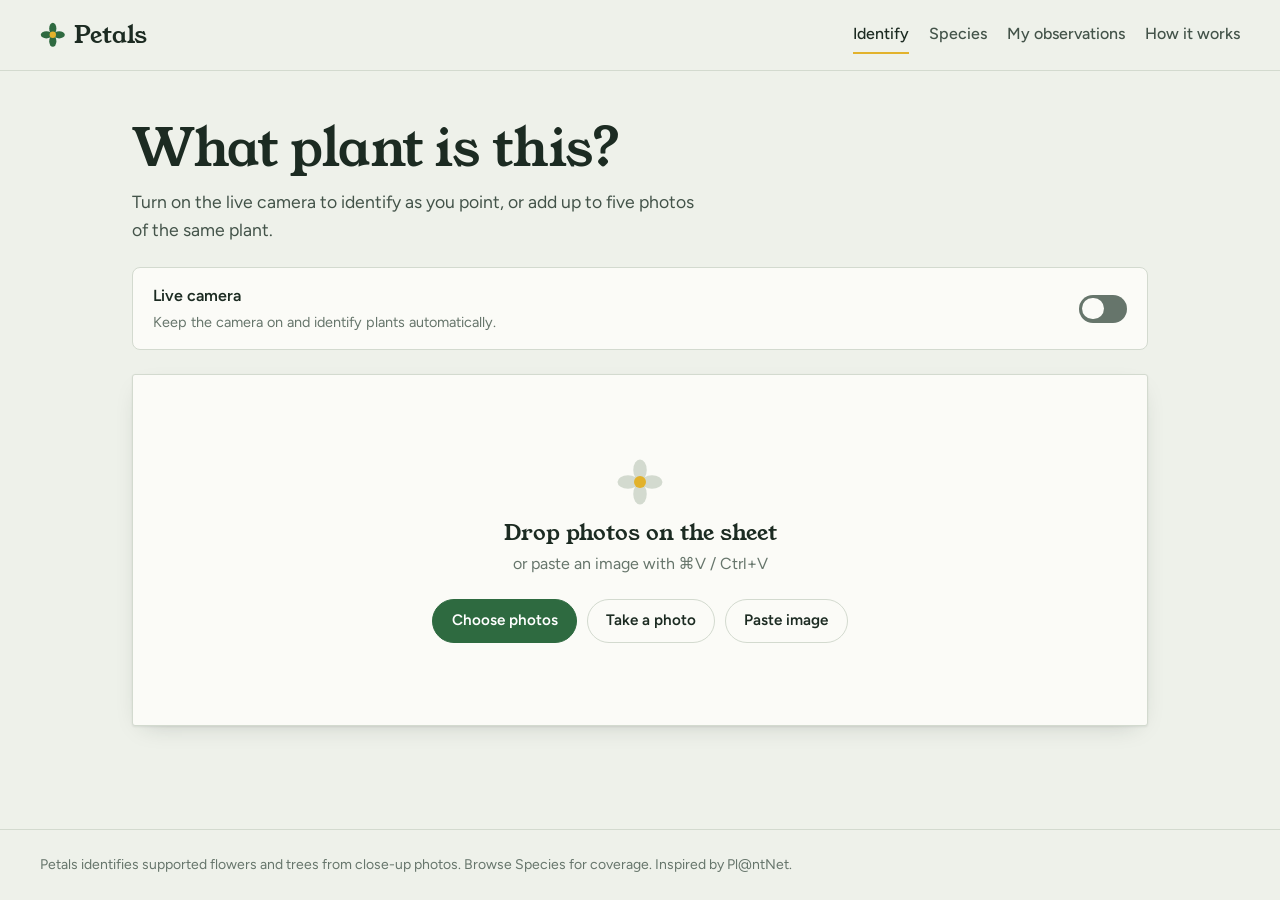
<file: site/index.html>
<!doctype html>
<html lang="en" data-mode="static">
<head>
  <meta charset="utf-8">
  <meta name="viewport" content="width=device-width, initial-scale=1">
  <title>Petals</title>
  <meta name="description" content="Identify flowers and trees from photos or a live camera feed. Explore species guides, see confidence scores, and save your observations with Petals.">
  <link rel="icon" href="favicon.svg" type="image/svg+xml">
  <link rel="preconnect" href="https://fonts.googleapis.com">
  <link rel="preconnect" href="https://fonts.gstatic.com" crossorigin>
  <link href="https://fonts.googleapis.com/css2?family=Figtree:wght@400;500;600&family=Young+Serif&display=swap" rel="stylesheet">
  <link rel="stylesheet" href="styles.css">
</head>
<body>
  <header class="masthead">
    <a class="brand" href="#/">
      <svg class="brand-mark" viewBox="0 0 32 32" aria-hidden="true"><use href="#petal-mark"/></svg>
      Petals
    </a>
    <nav aria-label="Main">
      <a href="#/" data-route="identify">Identify</a>
      <a href="#/species" data-route="species">Species</a>
      <a href="#/observations" data-route="observations">My observations</a>
      <a href="#/how" data-route="how">How it works</a>
    </nav>
  </header>

  <div id="model-banner" class="banner" hidden>
    No trained model yet. Run <code>python training/train.py</code>, then restart the server.
    You can still browse species and read how it works.
  </div>

  <main id="view" tabindex="-1"></main>

  <footer class="colophon">
    Petals identifies supported flowers and trees from close-up photos. Browse Species for coverage.
    Inspired by Pl@ntNet.
  </footer>

  <svg width="0" height="0" style="position:absolute" aria-hidden="true">
    <symbol id="petal-mark" viewBox="0 0 32 32">
      <g fill="currentColor">
        <ellipse cx="16" cy="8" rx="4.5" ry="7"/>
        <ellipse cx="16" cy="24" rx="4.5" ry="7"/>
        <ellipse cx="8" cy="16" rx="7" ry="4.5"/>
        <ellipse cx="24" cy="16" rx="7" ry="4.5"/>
      </g>
      <circle cx="16" cy="16" r="4" fill="var(--pollen)"/>
    </symbol>
  </svg>

  <template id="tpl-identify">
    <section class="identify">
      <div class="intro">
        <h1>What plant is this?</h1>
        <p>Turn on the live camera to identify as you point, or add up to five photos of the same plant.</p>
      </div>
      <label class="live-toggle" for="live-camera">
        <span><strong>Live camera</strong><span id="live-camera-hint">Keep the camera on and identify plants automatically.</span></span>
        <input type="checkbox" id="live-camera" role="switch" aria-label="Live camera" aria-describedby="live-camera-hint" aria-controls="live-panel">
        <span class="switch-track" aria-hidden="true"></span>
      </label>
      <div class="sheet live-panel" id="live-panel" hidden>
        <video id="live-video" autoplay muted playsinline aria-label="Live camera preview"></video>
        <div class="live-details">
          <p class="live-status" id="live-status" role="status">Starting camera…</p>
          <div class="live-result" id="live-result" aria-live="polite" aria-atomic="true" hidden>
            <p class="live-determination" id="live-determination"></p>
            <h2 id="live-name"></h2>
            <p class="sci" id="live-scientific"></p>
            <p>Confidence <strong id="live-score"></strong></p>
          </div>
          <button class="btn primary" id="live-use" type="button" disabled>View &amp; save result</button>
          <p class="fineprint">Point at a well-lit flower or a single leaf. The match updates while the switch is on.</p>
        </div>
      </div>
      <div class="sheet drop" id="drop">
        <input type="file" id="file" accept="image/*" multiple hidden>
        <input type="file" id="camera" accept="image/*" capture="environment" hidden>
        <div class="drop-empty">
          <svg class="drop-mark" viewBox="0 0 32 32" aria-hidden="true"><use href="#petal-mark"/></svg>
          <p class="drop-title">Drop photos on the sheet</p>
          <p class="drop-hint">or paste an image with ⌘V / Ctrl+V</p>
          <div class="drop-actions">
            <button class="btn primary" type="button" data-pick="file">Choose photos</button>
            <button class="btn" type="button" data-pick="camera">Take a photo</button>
            <button class="btn" type="button" data-paste>Paste image</button>
          </div>
        </div>
        <ul class="thumbs" id="thumbs" aria-label="Selected photos"></ul>
      </div>
      <div class="identify-actions" id="identify-actions" hidden>
        <button class="btn primary" id="go" type="button">Identify</button>
        <button class="btn quiet" id="add-more" type="button">Add another photo</button>
        <button class="btn quiet" type="button" data-paste>Paste image</button>
        <button class="btn quiet" id="clear" type="button">Clear</button>
      </div>
      <div class="identify-loading" id="identify-loading" hidden>
        <p role="status">Identifying your plant…</p>
        <div class="identify-progress" role="progressbar" aria-label="Identifying your plant">
          <span></span>
        </div>
      </div>
      <p class="error" id="error" role="alert"></p>
    </section>
  </template>

  <template id="tpl-result">
    <section class="result">
      <div class="specimen">
        <div class="sheet mounted">
          <figure class="mount">
            <img id="hero" alt="">
            <span class="tape tl"></span><span class="tape br"></span>
          </figure>
          <ul class="mini" id="mini" aria-label="Other photos"></ul>
        </div>
        <aside class="slip" id="slip" aria-live="polite"></aside>
      </div>
      <div class="ranking">
        <h2>All matches</h2>
        <ol class="bars" id="bars"></ol>
        <p class="fineprint">Scores are averaged across your photos. Use a flower close-up or a single tree leaf against a plain background. Unsupported plants can still receive high scores; check the species guide.</p>
      </div>
      <form class="save" id="save-form">
        <h2>Save this observation</h2>
        <label>Where did you see it? <span class="optional">(optional)</span>
          <input name="place" maxlength="120" placeholder="e.g. Golden Gate Park, by the pond">
        </label>
        <label>Notes <span class="optional">(optional)</span>
          <textarea name="note" rows="2" maxlength="500" placeholder="Colour, height, smell…"></textarea>
        </label>
        <div class="form-actions">
          <button class="btn primary" type="submit">Save observation</button>
          <a class="btn quiet" href="#/">Identify another plant</a>
        </div>
        <p class="status" id="save-status" role="status"></p>
      </form>
    </section>
  </template>

  <script src="app.js" type="module"></script>
</body>
</html>
</file>
<file: site/styles.css>
:root {
  --paper: #eef1ea;
  --sheet: #fbfbf7;
  --ink: #1c2b22;
  --ink-2: #435349;
  --muted: #66756b;
  --rule: #d3dacf;
  --leaf: #2e6a40;
  --leaf-hover: #24563a;
  --on-leaf: #ffffff;
  --pollen: #e2b22c;
  --slip: #fffcef;
  --slip-rule: #c9c1a0;
  --tape: rgba(222, 208, 160, 0.72);
  --danger: #a8322d;
  --series-train: #1f7a3e;
  --series-val: #b07806;
  --shadow: 0 1px 2px rgba(28, 43, 34, 0.08), 0 8px 24px -12px rgba(28, 43, 34, 0.25);
  --serif: "Young Serif", Georgia, serif;
  --sans: "Figtree", system-ui, sans-serif;
  color-scheme: light;
}

@media (prefers-color-scheme: dark) {
  :root:not([data-theme="light"]) {
    --paper: #111914;
    --sheet: #18221c;
    --ink: #e4ebe3;
    --ink-2: #b4c1b7;
    --muted: #8d9b91;
    --rule: #2d3b32;
    --leaf: #7cc08f;
    --leaf-hover: #95d2a6;
    --on-leaf: #0f1a13;
    --pollen: #e8be45;
    --slip: #1f2a23;
    --slip-rule: #4a5640;
    --tape: rgba(150, 140, 100, 0.45);
    --danger: #f08a80;
  --series-train: #45a86a;
  --series-val: #c07a20;
    --shadow: 0 1px 2px rgba(0, 0, 0, 0.4), 0 10px 28px -12px rgba(0, 0, 0, 0.7);
    color-scheme: dark;
  }
}
:root[data-theme="dark"] {
  --paper: #111914;
  --sheet: #18221c;
  --ink: #e4ebe3;
  --ink-2: #b4c1b7;
  --muted: #8d9b91;
  --rule: #2d3b32;
  --leaf: #7cc08f;
  --leaf-hover: #95d2a6;
  --on-leaf: #0f1a13;
  --pollen: #e8be45;
  --slip: #1f2a23;
  --slip-rule: #4a5640;
  --tape: rgba(150, 140, 100, 0.45);
  --danger: #f08a80;
  --series-train: #45a86a;
  --series-val: #c07a20;
  --shadow: 0 1px 2px rgba(0, 0, 0, 0.4), 0 10px 28px -12px rgba(0, 0, 0, 0.7);
  color-scheme: dark;
}

* { box-sizing: border-box; }
[hidden] { display: none !important; }

body {
  margin: 0;
  background: var(--paper);
  color: var(--ink);
  font: 400 1rem/1.55 var(--sans);
  -webkit-font-smoothing: antialiased;
  min-height: 100vh;
  display: flex;
  flex-direction: column;
}

h1, h2, h3 { font-family: var(--serif); font-weight: 400; line-height: 1.15; margin: 0; }
h1 { font-size: clamp(2rem, 1.4rem + 2.6vw, 3.25rem); letter-spacing: -0.01em; }
h2 { font-size: 1.5rem; }
h3 { font-size: 1.2rem; }
p { margin: 0; }
a { color: var(--leaf); }
img { max-width: 100%; display: block; }
code { font-size: 0.9em; background: var(--sheet); padding: 0.1em 0.35em; border-radius: 4px; border: 1px solid var(--rule); }

:focus-visible { outline: 2px solid var(--leaf); outline-offset: 2px; }

/* Masthead */
.masthead {
  display: flex;
  align-items: center;
  justify-content: space-between;
  flex-wrap: wrap;
  gap: 0.75rem 2rem;
  padding: 1rem clamp(1rem, 4vw, 2.5rem);
  border-bottom: 1px solid var(--rule);
}
.brand {
  display: inline-flex;
  align-items: center;
  gap: 0.5rem;
  font: 400 1.5rem/1 var(--serif);
  color: var(--ink);
  text-decoration: none;
}
.brand-mark { width: 1.6rem; height: 1.6rem; color: var(--leaf); }
nav { display: flex; flex-wrap: wrap; gap: 0.25rem 1.25rem; }
nav a {
  color: var(--ink-2);
  text-decoration: none;
  font-weight: 500;
  padding: 0.35rem 0;
  border-bottom: 2px solid transparent;
}
nav a:hover { color: var(--ink); }
nav a[aria-current="page"] { color: var(--ink); border-bottom-color: var(--pollen); }

.banner {
  margin: 1rem auto 0;
  width: calc(min(1080px, 100%) - 2 * clamp(1rem, 4vw, 2rem));
  padding: 0.75rem 1rem;
  border: 1px solid var(--slip-rule);
  background: var(--slip);
  border-radius: 6px;
  color: var(--ink-2);
}

main {
  flex: 1;
  width: min(1080px, 100%);
  margin: 0 auto;
  padding: clamp(1.5rem, 4vw, 3rem) clamp(1rem, 4vw, 2rem) 4rem;
}
main:focus { outline: none; }

.colophon {
  padding: 1.5rem clamp(1rem, 4vw, 2.5rem);
  border-top: 1px solid var(--rule);
  color: var(--muted);
  font-size: 0.875rem;
}

/* Buttons */
.btn {
  display: inline-flex;
  align-items: center;
  justify-content: center;
  gap: 0.4rem;
  min-height: 2.75rem;
  padding: 0.6rem 1.15rem;
  border-radius: 999px;
  border: 1px solid var(--rule);
  background: var(--sheet);
  color: var(--ink);
  font: 600 0.95rem/1 var(--sans);
  text-decoration: none;
  cursor: pointer;
}
.btn:hover { border-color: var(--ink-2); }
.btn.primary { background: var(--leaf); border-color: var(--leaf); color: var(--on-leaf); }
.btn.primary:hover { background: var(--leaf-hover); border-color: var(--leaf-hover); }
.btn.quiet { background: transparent; border-color: transparent; color: var(--ink-2); }
.btn.quiet:hover { color: var(--ink); text-decoration: underline; }
.btn[disabled] { opacity: 0.55; cursor: progress; }

/* The specimen sheet: the app's one memorable object */
.sheet {
  background: var(--sheet);
  border: 1px solid var(--rule);
  border-radius: 3px;
  box-shadow: var(--shadow);
  position: relative;
}

/* Identify */
.identify { display: grid; gap: 1.5rem; }
.intro { display: grid; gap: 0.6rem; max-width: 36rem; }
.intro p { color: var(--ink-2); font-size: 1.1rem; }

.drop {
  min-height: 22rem;
  display: grid;
  place-items: center;
  padding: 2rem 1.25rem;
  transition: border-color 0.15s, background-color 0.15s;
}
.drop.over { border-color: var(--leaf); background: color-mix(in srgb, var(--sheet) 88%, var(--leaf)); }
.drop.has-photos .drop-empty { display: none; }
.drop-empty { display: grid; justify-items: center; gap: 0.35rem; text-align: center; }
.drop-mark { width: 3rem; height: 3rem; color: var(--rule); margin-bottom: 0.5rem; }
.drop-title { font: 400 1.4rem/1.2 var(--serif); }
.drop-hint { color: var(--muted); }
.drop-actions { display: flex; flex-wrap: wrap; justify-content: center; gap: 0.6rem; margin-top: 1rem; }

.thumbs {
  list-style: none;
  margin: 0;
  padding: 0;
  display: flex;
  flex-wrap: wrap;
  justify-content: center;
  gap: 1.25rem;
}
.thumbs:empty { display: none; }
.thumbs li { position: relative; }
.thumbs img {
  width: 11rem;
  height: 11rem;
  object-fit: cover;
  border-radius: 2px;
  box-shadow: 0 1px 3px rgba(0, 0, 0, 0.2);
}
.thumbs li:nth-child(odd) img { transform: rotate(-1.2deg); }
.thumbs li:nth-child(even) img { transform: rotate(1deg); }
.thumbs .remove {
  position: absolute;
  top: -0.6rem;
  right: -0.6rem;
  width: 2rem;
  height: 2rem;
  border-radius: 50%;
  border: 1px solid var(--rule);
  background: var(--sheet);
  color: var(--ink);
  font-size: 1.1rem;
  line-height: 1;
  cursor: pointer;
}

.identify-actions { display: flex; flex-wrap: wrap; gap: 0.5rem; align-items: center; }
.identify-loading { margin-top: 1rem; }
.identify-loading p { margin: 0 0 0.5rem; color: var(--muted); }
.identify-progress { height: 6px; overflow: hidden; border-radius: 3px; background: var(--line, #d9ddd4); }
.identify-progress span { display: block; width: 35%; height: 100%; background: var(--ink); animation: identify-progress 1.2s ease-in-out infinite alternate; }
@keyframes identify-progress { from { transform: translateX(-100%); } to { transform: translateX(286%); } }
@media (prefers-reduced-motion: reduce) { .identify-progress span { animation: none; width: 100%; opacity: 0.6; } }
.error { color: var(--danger); font-weight: 500; }
.error:empty { display: none; }

/* Live camera */
.live-toggle {
  display: flex;
  align-items: center;
  gap: 1rem;
  padding: 1rem 1.25rem;
  border: 1px solid var(--rule);
  border-radius: 8px;
  background: var(--sheet);
  cursor: pointer;
  position: relative;
}
.live-toggle > span:first-child { flex: 1; display: grid; gap: 0.15rem; }
.live-toggle strong { font-weight: 600; }
#live-camera-hint { color: var(--muted); font-size: 0.9rem; }
.live-toggle input { position: absolute; opacity: 0; width: 1px; height: 1px; padding: 0; }
.switch-track { width: 3rem; height: 1.75rem; border-radius: 999px; background: var(--muted); padding: 0.2rem; flex-shrink: 0; transition: background 0.15s; }
.switch-track::after { content: ""; display: block; width: 1.35rem; height: 1.35rem; border-radius: 50%; background: var(--sheet); transition: transform 0.15s; }
.live-toggle input:checked + .switch-track { background: var(--leaf); }
.live-toggle input:checked + .switch-track::after { background: var(--on-leaf); transform: translateX(1.25rem); }
.live-toggle input:focus-visible + .switch-track { outline: 2px solid var(--leaf); outline-offset: 3px; }
.live-toggle input:disabled + .switch-track { opacity: 0.5; }
.live-panel { display: grid; grid-template-columns: minmax(0, 1.5fr) minmax(0, 1fr); overflow: hidden; }
.live-panel video { display: block; width: 100%; height: 100%; min-height: 15rem; max-height: 32rem; object-fit: contain; background: #111914; }
.live-details { display: grid; gap: 1rem; padding: 1.5rem; align-content: center; justify-items: start; }
.live-status { color: var(--leaf); font-size: 0.9rem; font-weight: 500; }
.live-result { display: grid; gap: 0.35rem; }
.live-determination { color: var(--muted); font-size: 0.9rem; }
.live-result .sci { color: var(--ink-2); font-style: italic; }

/* Result: mounted specimen + determination slip */
.result { display: grid; gap: 3rem; }
.specimen {
  display: grid;
  grid-template-columns: minmax(0, 1.25fr) minmax(0, 1fr);
  gap: 2rem;
  align-items: start;
}
.mounted { padding: clamp(1.25rem, 4vw, 2.5rem); display: grid; gap: 1.25rem; }
.mount { margin: 0; position: relative; justify-self: center; width: 100%; }
.mount img {
  width: 100%;
  max-height: 32rem;
  object-fit: cover;
  border-radius: 2px;
  box-shadow: 0 1px 4px rgba(0, 0, 0, 0.18);
}
.tape {
  position: absolute;
  width: 5.5rem;
  height: 1.6rem;
  background: var(--tape);
  box-shadow: 0 0 1px rgba(0, 0, 0, 0.15);
}
.tape.tl { top: -0.6rem; left: -1.6rem; transform: rotate(-38deg); }
.tape.br { bottom: -0.6rem; right: -1.6rem; transform: rotate(-38deg); }
.mini { list-style: none; margin: 0; padding: 0; display: flex; gap: 0.75rem; justify-content: center; flex-wrap: wrap; }
.mini:empty { display: none; }
.mini button { padding: 0; border: 2px solid transparent; background: none; cursor: pointer; border-radius: 3px; }
.mini button[aria-pressed="true"] { border-color: var(--leaf); }
.mini img { width: 4rem; height: 4rem; object-fit: cover; border-radius: 2px; }

.slip {
  background: var(--slip);
  border: 1px solid var(--slip-rule);
  border-radius: 2px;
  padding: 1.5rem 1.5rem 1.25rem;
  box-shadow: var(--shadow);
  transform: rotate(0.6deg);
  display: grid;
  gap: 1rem;
  position: sticky;
  top: 1.5rem;
}
.slip-head { display: flex; justify-content: space-between; align-items: baseline; gap: 1rem; color: var(--muted); font-size: 0.85rem; border-bottom: 1px solid var(--slip-rule); padding-bottom: 0.6rem; }
.slip-det { font-family: var(--serif); font-size: 0.95rem; color: var(--ink-2); }
.slip-name { font: italic 400 clamp(1.7rem, 1.2rem + 1.5vw, 2.3rem)/1.1 var(--serif); }
.slip-name.undetermined { font-style: normal; }
.slip-common { font-size: 1.15rem; color: var(--ink-2); }
.slip dl { display: grid; grid-template-columns: auto 1fr; gap: 0.35rem 1rem; margin: 0; font-size: 0.95rem; }
.slip dt { color: var(--muted); }
.slip dd { margin: 0; }
.slip .caveat { font-size: 0.9rem; color: var(--ink-2); border-left: 3px solid var(--pollen); padding-left: 0.75rem; }
.slip-foot { border-top: 1px solid var(--slip-rule); padding-top: 0.75rem; display: flex; flex-wrap: wrap; gap: 0.5rem 1.25rem; font-size: 0.95rem; }

.meter { display: grid; gap: 0.35rem; }
.meter-track { height: 0.6rem; background: color-mix(in srgb, var(--slip-rule) 45%, transparent); border-radius: 999px; overflow: hidden; }
.meter-fill { height: 100%; background: var(--pollen); border-radius: 999px; transform-origin: left; animation: grow 0.7s cubic-bezier(.2,.7,.2,1) both; }
.meter-label { display: flex; justify-content: space-between; font-size: 0.9rem; color: var(--ink-2); }
.meter-label strong { color: var(--ink); font-variant-numeric: tabular-nums; }
@keyframes grow { from { transform: scaleX(0); } }

.ranking { display: grid; gap: 1rem; max-width: 40rem; }
.bars { list-style: none; margin: 0; padding: 0; display: grid; gap: 0.85rem; }
.bars li { display: grid; grid-template-columns: 9rem 1fr 3.5rem; gap: 1rem; align-items: center; }
.bars a { color: var(--ink); text-decoration: none; font-weight: 500; }
.bars a:hover { text-decoration: underline; }
.bars .sci { display: block; font-style: italic; font-weight: 400; color: var(--muted); font-size: 0.85rem; }
.bars .track { height: 0.5rem; background: var(--rule); border-radius: 999px; overflow: hidden; }
.bars .fill { height: 100%; background: var(--ink-2); border-radius: 999px; }
.bars li:first-child .fill { background: var(--leaf); }
.bars .pct { text-align: right; font-variant-numeric: tabular-nums; color: var(--ink-2); }
.fineprint { color: var(--muted); font-size: 0.9rem; }

.save { display: grid; gap: 1rem; max-width: 34rem; padding-top: 2rem; border-top: 1px solid var(--rule); }
.save label { display: grid; gap: 0.35rem; font-weight: 500; }
.optional { color: var(--muted); font-weight: 400; }
input, textarea {
  font: inherit;
  color: var(--ink);
  background: var(--sheet);
  border: 1px solid var(--rule);
  border-radius: 6px;
  padding: 0.6rem 0.75rem;
  width: 100%;
}
input:focus, textarea:focus { border-color: var(--leaf); outline: none; box-shadow: 0 0 0 3px color-mix(in srgb, var(--leaf) 25%, transparent); }
.form-actions { display: flex; flex-wrap: wrap; gap: 0.5rem; align-items: center; }
.status { color: var(--leaf); font-weight: 500; }
.status:empty { display: none; }

/* Species */
.page-head { display: grid; gap: 0.6rem; max-width: 40rem; margin-bottom: 2rem; }
.page-head p { color: var(--ink-2); font-size: 1.1rem; }

.flora { list-style: none; margin: 0; padding: 0; display: grid; grid-template-columns: repeat(auto-fill, minmax(15rem, 1fr)); gap: 2rem 1.5rem; }
.flora a { color: inherit; text-decoration: none; display: grid; gap: 0.6rem; }
.flora .plate {
  aspect-ratio: 4 / 5;
  background: var(--sheet);
  border: 1px solid var(--rule);
  border-radius: 3px;
  padding: 0.75rem;
  box-shadow: var(--shadow);
}
.flora .plate img { width: 100%; height: 100%; object-fit: cover; border-radius: 2px; }
.flora .plate .placeholder { width: 100%; height: 100%; display: grid; place-items: center; color: var(--rule); }
.flora .plate .placeholder svg { width: 40%; }
.flora a:hover h3 { text-decoration: underline; }
.flora .sci { font-style: italic; color: var(--muted); }

.species-detail { display: grid; grid-template-columns: minmax(0, 1fr) minmax(0, 1fr); gap: 2.5rem; align-items: start; }
.species-detail .text { display: grid; gap: 1.25rem; }
.species-detail .sci { font: italic 400 1.25rem/1.3 var(--serif); color: var(--ink-2); }
.species-detail .lede { font-size: 1.1rem; max-width: 34rem; }
.species-detail ul.look { margin: 0; padding-left: 1.2rem; display: grid; gap: 0.35rem; }
.species-detail dl { display: grid; grid-template-columns: auto 1fr; gap: 0.4rem 1.25rem; margin: 0; }
.species-detail dt { color: var(--muted); }
.species-detail dd { margin: 0; }
.gallery { display: grid; grid-template-columns: repeat(2, 1fr); gap: 0.75rem; padding: 1rem; }
.gallery img { width: 100%; aspect-ratio: 1; object-fit: cover; border-radius: 2px; }
.gallery .empty { grid-column: 1 / -1; color: var(--muted); padding: 2rem 1rem; text-align: center; }
.back { display: inline-block; margin-bottom: 1.5rem; color: var(--ink-2); }

/* Observations */
.log { list-style: none; margin: 0; padding: 0; display: grid; gap: 1.25rem; }
.log li {
  display: grid;
  grid-template-columns: 7rem 1fr auto;
  gap: 1.25rem;
  align-items: start;
  padding-bottom: 1.25rem;
  border-bottom: 1px solid var(--rule);
}
.log img { width: 7rem; height: 7rem; object-fit: cover; border-radius: 2px; box-shadow: 0 1px 3px rgba(0, 0, 0, 0.2); }
.log .what { display: grid; gap: 0.2rem; }
.log .sci { font-style: italic; color: var(--muted); }
.log .meta { color: var(--ink-2); font-size: 0.9rem; }
.log .note { margin-top: 0.4rem; }
.empty-state { display: grid; gap: 1rem; justify-items: start; padding: 2.5rem 0; color: var(--ink-2); }

/* How it works */
.how { display: grid; gap: 3.5rem; }
.how section { display: grid; gap: 1rem; }
.how .prose { max-width: 40rem; display: grid; gap: 0.85rem; color: var(--ink-2); }
.how .prose strong { color: var(--ink); font-weight: 600; }
.steps { margin: 0; padding-left: 1.4rem; display: grid; gap: 0.5rem; max-width: 40rem; color: var(--ink-2); }
.stats { display: flex; flex-wrap: wrap; gap: 2.5rem; }
.stats div { display: grid; }
.stats strong { font: 400 2rem/1.1 var(--serif); font-variant-numeric: tabular-nums; }
.stats span { color: var(--muted); font-size: 0.9rem; }

.aug-controls { display: flex; flex-wrap: wrap; gap: 0.5rem; align-items: center; }
.aug-controls label { display: inline-flex; gap: 0.4rem; align-items: center; padding: 0.4rem 0.8rem; border: 1px solid var(--rule); border-radius: 999px; background: var(--sheet); cursor: pointer; font-size: 0.9rem; }
.aug-controls input { width: auto; accent-color: var(--leaf); }
.aug-grid { display: grid; grid-template-columns: repeat(4, 1fr); gap: 0.75rem; padding: 1rem; }
.aug-grid canvas { width: 100%; aspect-ratio: 1; border-radius: 2px; background: var(--paper); }
.aug-grid .original { outline: 2px solid var(--pollen); outline-offset: 2px; }

.chart-wrap { padding: 1.25rem; max-width: 44rem; position: relative; }
.chart-wrap svg { width: 100%; height: auto; display: block; overflow: visible; }
.chart-legend { display: flex; gap: 1.25rem; font-size: 0.9rem; color: var(--ink-2); margin-bottom: 0.5rem; }
.chart-legend span { display: inline-flex; align-items: center; gap: 0.4rem; }
.chart-legend i { width: 1rem; height: 2px; display: inline-block; }
.chart-legend i.dashed { background: none; border-top: 2px dashed; height: 0; }
.chart-tip {
  position: absolute;
  pointer-events: none;
  background: var(--ink);
  color: var(--paper);
  border-radius: 6px;
  padding: 0.45rem 0.65rem;
  font-size: 0.85rem;
  line-height: 1.35;
  white-space: nowrap;
  transform: translate(-50%, calc(-100% - 10px));
}
.chart-tip[hidden] { display: none; }
.chart-table { margin-top: 0.75rem; font-size: 0.9rem; color: var(--ink-2); }
.chart-table table { border-collapse: collapse; margin-top: 0.5rem; font-variant-numeric: tabular-nums; }
.chart-table th, .chart-table td { padding: 0.25rem 1rem 0.25rem 0; text-align: left; }
.chart-table th { color: var(--muted); font-weight: 500; }

.loading { color: var(--muted); }

@media (max-width: 760px) {
  .specimen, .species-detail, .live-panel { grid-template-columns: 1fr; }
  .live-panel video { height: auto; min-height: 0; }
  .slip { position: static; transform: none; }
  .bars li { grid-template-columns: 7rem 1fr 3rem; gap: 0.75rem; }
  .thumbs img { width: 8.5rem; height: 8.5rem; }
  .log li { grid-template-columns: 5rem 1fr; }
  .log img { width: 5rem; height: 5rem; }
  .log li > :last-child { grid-column: 2; justify-self: start; }
  .aug-grid { grid-template-columns: repeat(2, 1fr); }
  .tape { width: 4rem; }
  .tape.tl { left: -1rem; }
  .tape.br { right: -1rem; }
}

@media (prefers-reduced-motion: reduce) {
  * { animation: none !important; transition: none !important; }
}
</file>
